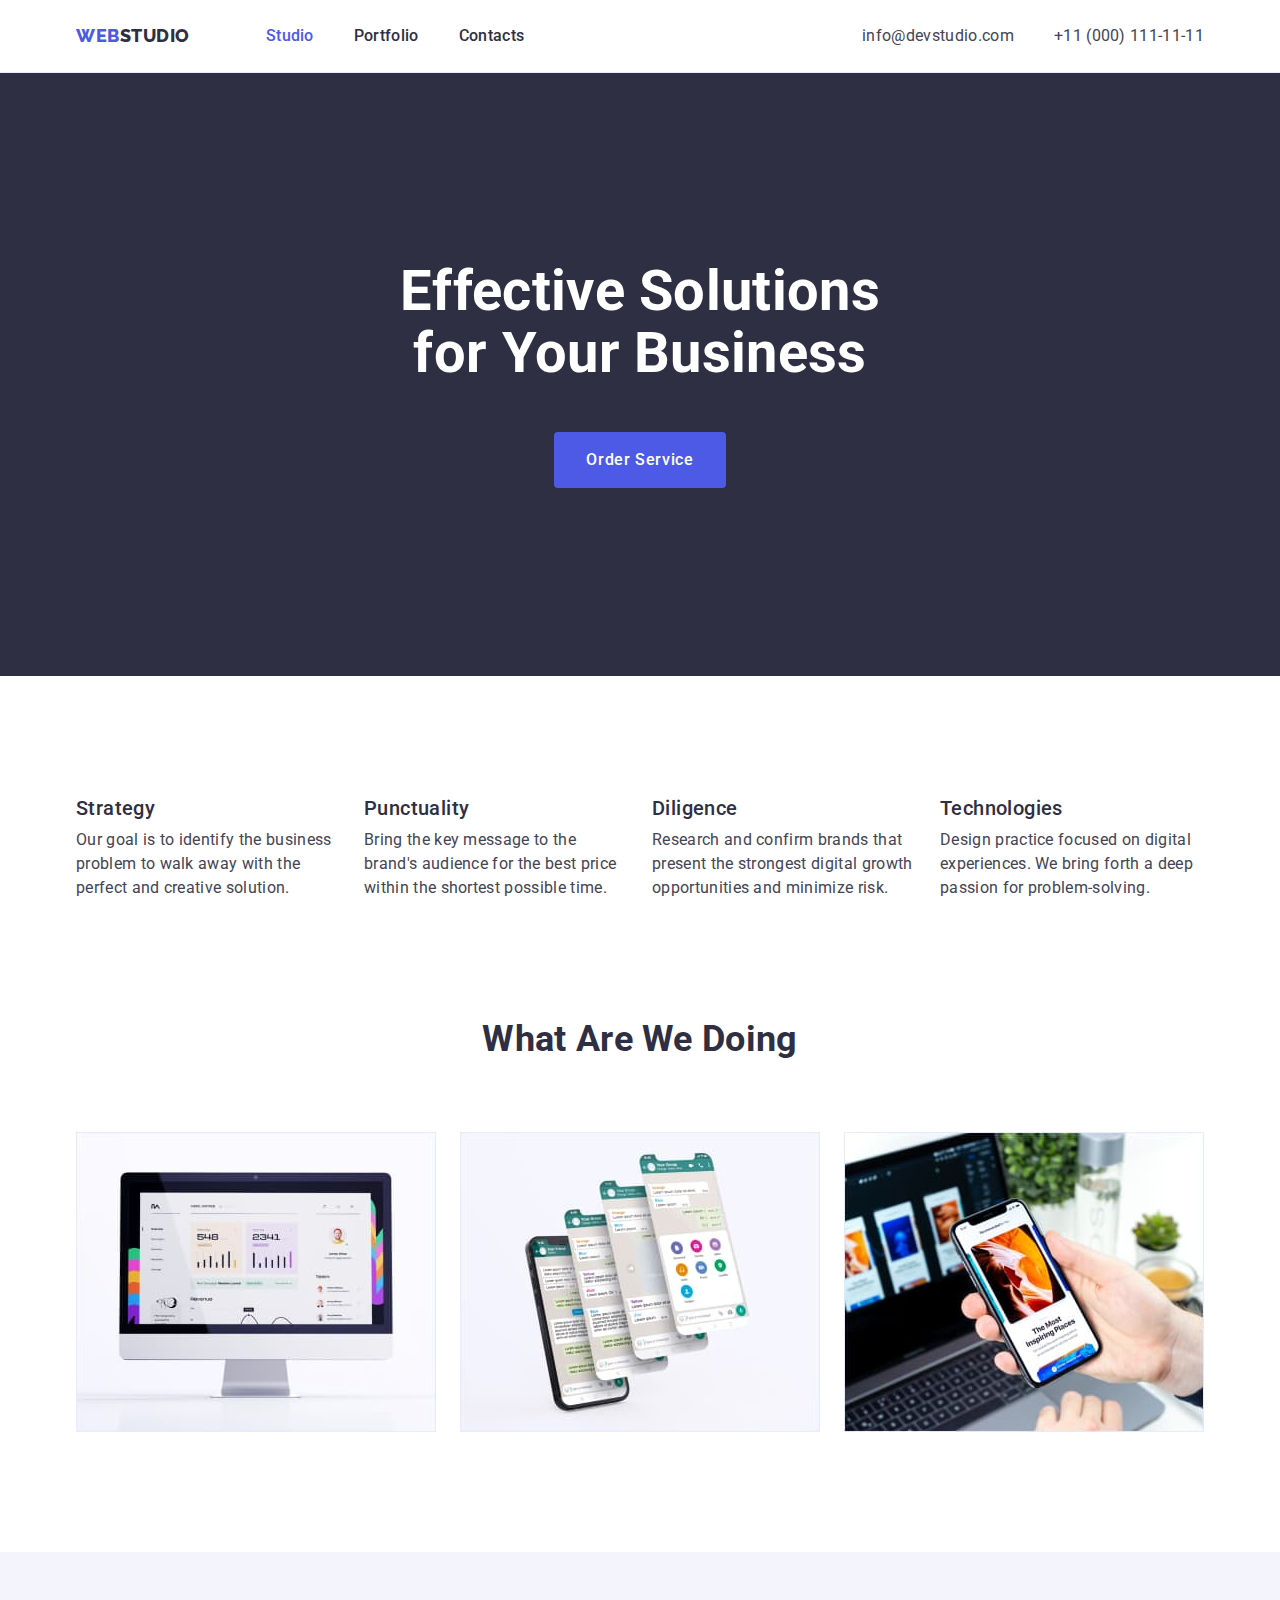
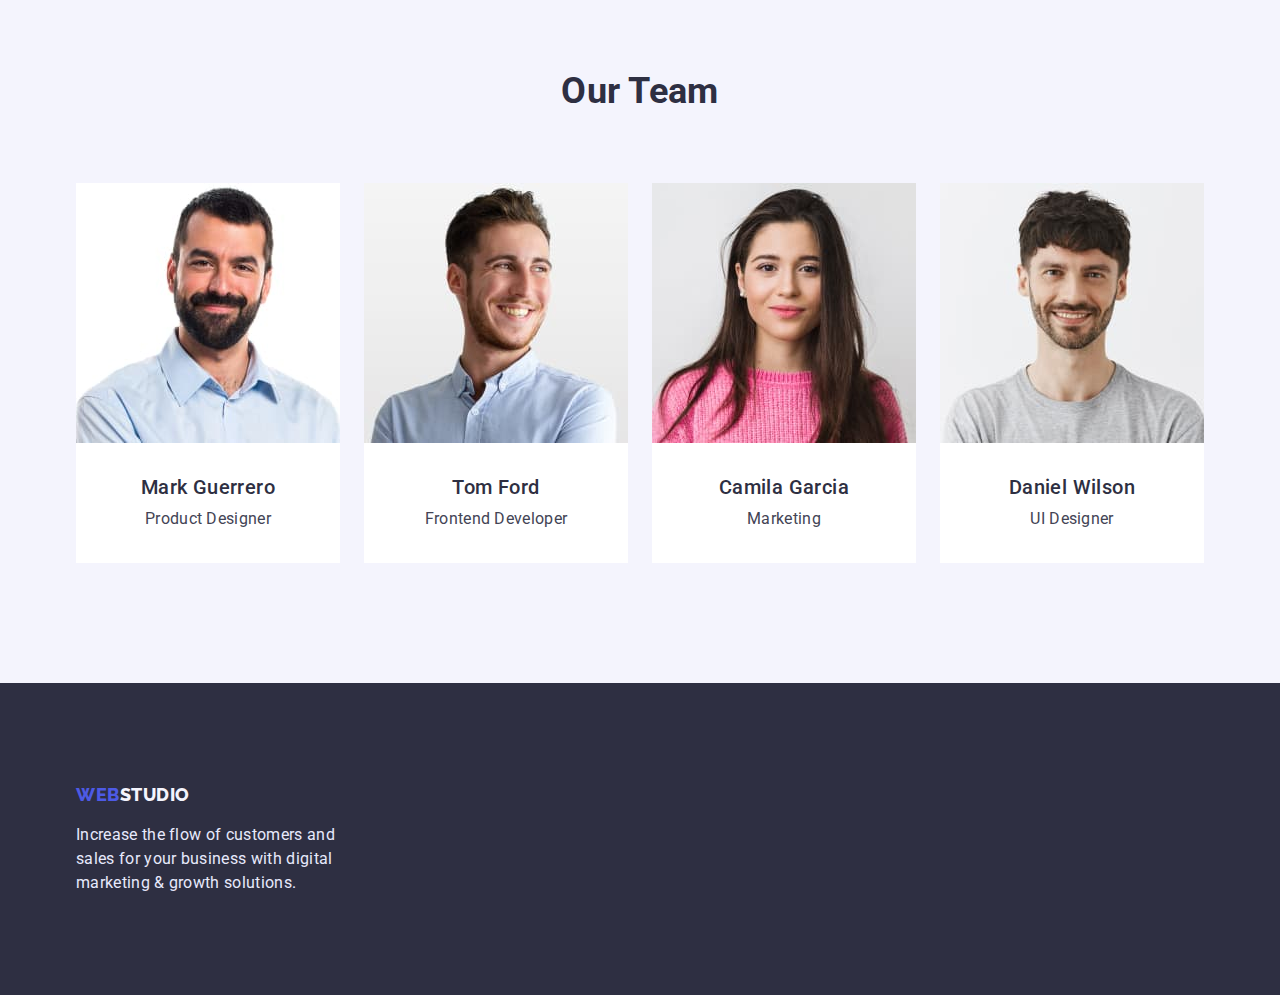
<file: index.html>
<!DOCTYPE html>
<html lang="en">
  <head>
    <meta charset="UTF-8" />
    <meta http-equiv="X-UA-Compatible" content="IE=edge" />
    <meta name="viewport" content="width=device-width, initial-scale=1.0" />
    <title>Студия</title>
    <!-- <link rel= "preconnect"> просит браузер заранее подключиться к домену, когда вы хотите ускорить установку соединения в будущем. -->

    <link rel="preconnect" href="https://fonts.googleapis.com" />
    <link rel="preconnect" href="https://fonts.gstatic.com" crossorigin />
    <link
      href="https://fonts.googleapis.com/css2?family=Raleway:wght@800&family=Roboto:wght@400;500;700&display=swap"
      rel="stylesheet"
    />
    <link
      rel="stylesheet"
      href="https://cdnjs.cloudflare.com/ajax/libs/modern-normalize/1.1.0/modern-normalize.min.css"
    />

    <link rel="stylesheet" href="./css/style.css" />
  </head>

  <body>
    <header class="header">
      <div class="conteiner header-flex">
        <a class="logo link" href="./index.html">
          <span class="accent">web</span>studio
        </a>

        <nav class="nav">
          <ul class="nav-list list">
            <li class="list-item">
              <a class="nav-link this-page link" href="./index.html">Studio</a>
            </li>
            <li class="list-item">
              <a class="nav-link link" href="./portfolio.html">Portfolio</a>
            </li>
            <li class="list-item">
              <a class="nav-link link" href="">Contacts</a>
            </li>
          </ul>
        </nav>

        <address class="contacts">
          <ul class="contacts-list list">
            <li class="list-item">
              <a class="contact-link link" href="mailto:info@devstudio.com"
                >info@devstudio.com</a
              >
            </li>
            <li class="list-item">
              <a class="contact-link link" href="tel:+110001111111"
                >+11 (000) 111-11-11</a
              >
            </li>
          </ul>
        </address>
      </div>
    </header>
    <main>
      <section class="hero">
        <div class="conteiner">
          <h1 class="hero-title">Effective Solutions<br />for Your Business</h1>
          <button class="hero-btn btn" type="button">Order Service</button>
        </div>
      </section>

      <section class="advantages section">
        <div class="conteiner">
          <h2 class="advantages-title" hidden>our advantages</h2>
          <ul class="advantages-list list">
            <li class="list-item">
              <h3 class="advantages-subtitle subtitle-20">Strategy</h3>
              <p class="advantages-text">
                Our goal is to identify the business problem to walk away with
                the perfect and creative solution.
              </p>
            </li>
            <li class="list-item">
              <h3 class="advantages-subtitle subtitle-20">Punctuality</h3>
              <p class="advantages-text">
                Bring the key message to the brand's audience for the best price
                within the shortest possible time.
              </p>
            </li>
            <li class="list-item">
              <h3 class="advantages-subtitle subtitle-20">Diligence</h3>
              <p class="advantages-text">
                Research and confirm brands that present the strongest digital
                growth opportunities and minimize risk.
              </p>
            </li>
            <li class="list-item">
              <h3 class="advantages-subtitle subtitle-20">Technologies</h3>
              <p class="advantages-text">
                Design practice focused on digital experiences. We bring forth a
                deep passion for problem-solving.
              </p>
            </li>
          </ul>
        </div>
      </section>

      <section class="work section">
        <div class="conteiner">
          <h2 class="work-title">what are we doing</h2>
          <ul class="work-list list">
            <li class="list-item">
              <img
                class="work-img"
                src="./images/service-1.jpg"
                alt="computer"
                width="360"
                height="300"
              />
            </li>
            <li class="list-item">
              <img
                class="work-img"
                src="./images/service-2.jpg"
                alt="chat"
                width="360"
                height="300"
              />
            </li>
            <li class="list-item">
              <img
                class="work-img"
                src="./images/service-3.jpg"
                alt="phone"
                width="360"
                height="300"
              />
            </li>
          </ul>
        </div>
      </section>

      <section class="team section">
        <div class="conteiner">
          <h2 class="team-title">Our Team</h2>
          <ul class="team-cards list">
            <li class="team-card">
              <img
                class="team-img"
                src="./images/product-designer.jpg"
                alt="Product Designer"
                width="264"
                height="260"
              />
              <div class="card-wrapper">
                <h3 class="team-subtitle subtitle-20">Mark Guerrero</h3>
                <p class="team-text">Product Designer</p>
              </div>
            </li>
            <li class="team-card">
              <img
                class="team-img"
                src="./images/frontend-developer.jpg"
                alt="Frontend Developer"
                width="264"
                height="260"
              />
              <div class="card-wrapper">
                <h3 class="team-subtitle subtitle-20">Tom Ford</h3>
                <p class="team-text">Frontend Developer</p>
              </div>
            </li>
            <li class="team-card">
              <img
                class="team-img"
                src="./images/marketing.jpg"
                alt="Marketing"
                width="264"
                height="260"
              />
              <div class="card-wrapper">
                <h3 class="team-subtitle subtitle-20">Camila Garcia</h3>
                <p class="team-text">Marketing</p>
              </div>
            </li>
            <li class="team-card">
              <img
                class="team-img"
                src="./images/ui-designer.jpg"
                alt="UI Designer"
                width="264"
                height="260"
              />
              <div class="card-wrapper">
                <h3 class="team-subtitle subtitle-20">Daniel Wilson</h3>
                <p class="team-text">UI Designer</p>
              </div>
            </li>
          </ul>
        </div>
      </section>
    </main>

    <footer class="footer">
      <div class="conteiner">
        <a class="logo cloud-color link" href="./index.html">
          <span class="accent">web</span>studio
        </a>
        <p class="footer-text">
          Increase the flow of customers and sales for your business with
          digital marketing & growth solutions.
        </p>
      </div>
    </footer>
  </body>
</html>
</file>
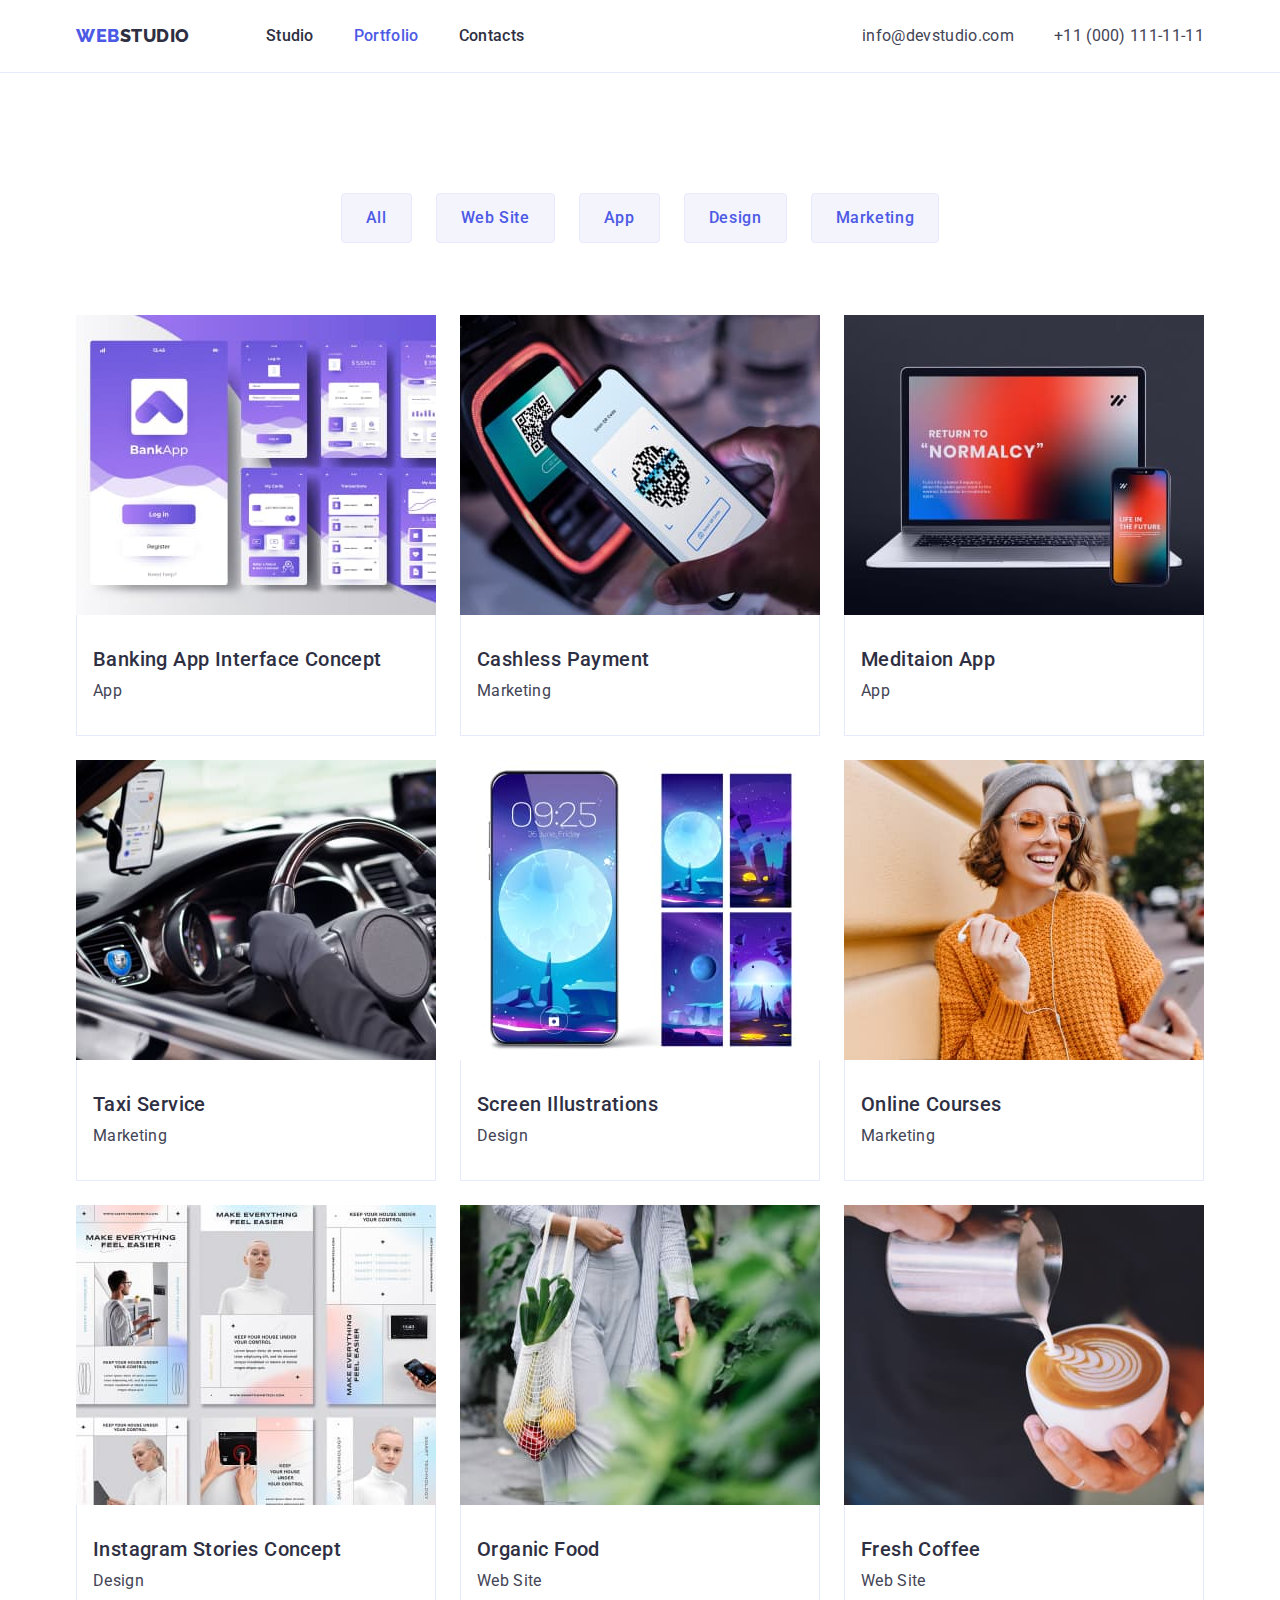
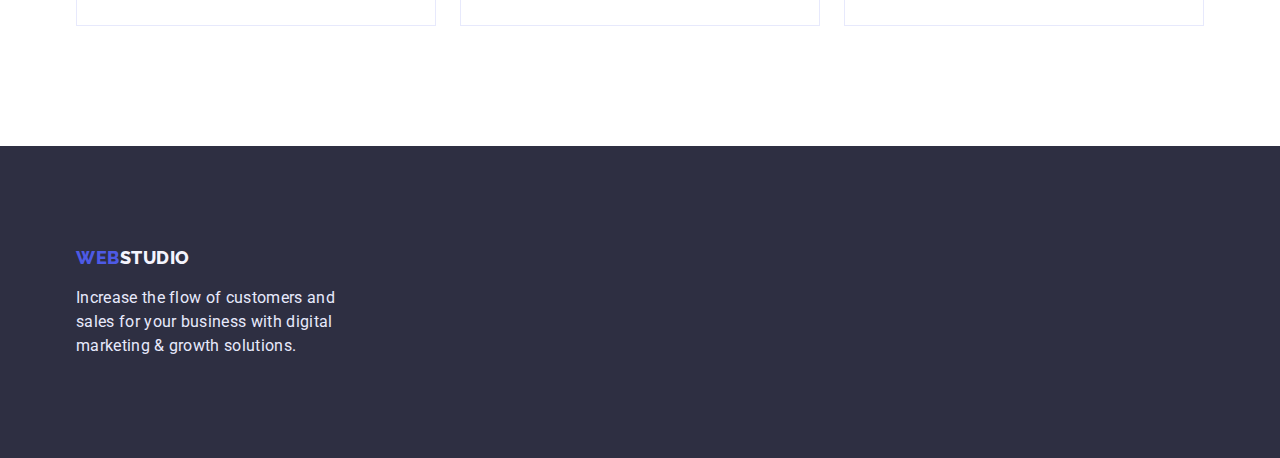
<file: portfolio.html>
<!DOCTYPE html>
<html lang="en">
  <head>
    <meta charset="UTF-8" />
    <meta http-equiv="X-UA-Compatible" content="IE=edge" />
    <meta name="viewport" content="width=device-width, initial-scale=1.0" />
    <title>Портфолио</title>
    <!-- <link rel= "preconnect"> просит браузер заранее подключиться к домену, когда вы хотите ускорить установку соединения в будущем. -->

    <link rel="preconnect" href="https://fonts.googleapis.com" />
    <link rel="preconnect" href="https://fonts.gstatic.com" crossorigin />
    <link
      href="https://fonts.googleapis.com/css2?family=Raleway:wght@800&family=Roboto:wght@400;500;700&display=swap"
      rel="stylesheet"
    />
    <link
      rel="stylesheet"
      href="https://cdnjs.cloudflare.com/ajax/libs/modern-normalize/1.1.0/modern-normalize.min.css"
    />
    <link rel="stylesheet" href="./css/style.css" />
  </head>
  <body>
    <header class="header">
      <div class="conteiner header-flex">
        <a class="logo link" href="./index.html">
          <span class="accent">web</span>studio
        </a>

        <nav class="nav">
          <ul class="nav-list list">
            <li class="list-item">
              <a class="nav-link link" href="./index.html">Studio</a>
            </li>
            <li class="list-item">
              <a class="nav-link this-page link" href="">Portfolio</a>
            </li>
            <li class="list-item">
              <a class="nav-link link" href="">Contacts</a>
            </li>
          </ul>
        </nav>

        <address class="contacts">
          <ul class="contacts-list list">
            <li class="list-item">
              <a class="contact-link link" href="mailto:info@devstudio.com"
                >info@devstudio.com</a
              >
            </li>
            <li class="list-item">
              <a class="contact-link link" href="tel:+110001111111"
                >+11 (000) 111-11-11</a
              >
            </li>
          </ul>
        </address>
      </div>
    </header>

    <main>
      <section class="section">
        <div class="conteiner">
          <h1 class="filter" hidden>filter</h1>

          <ul class="filter-list list">
            <li class="list-item">
              <button class="filter-btn btn" type="button">All</button>
            </li>
            <li class="list-item">
              <button class="filter-btn btn" type="button">Web Site</button>
            </li>
            <li><button class="filter-btn btn" type="button">App</button></li>
            <li class="list-item">
              <button class="filter-btn btn" type="button">Design</button>
            </li>
            <li class="list-item">
              <button class="filter-btn btn" type="button">Marketing</button>
            </li>
          </ul>

          <ul class="filter-cards list">
            <li class="filter-card">
              <img
                class="filter-img"
                src="./images/portfolio-1.jpg"
                alt="banking app concept"
                width="360"
                height="300"
              />
              <div class="border-wrapper">
                <h2 class="filter-title subtitle-20">
                  Banking App Interface Concept
                </h2>
                <p class="filter-text">App</p>
              </div>
            </li>
            <li class="filter-card">
              <img
                class="filter-img"
                src="./images/portfolio-2.jpg"
                alt="cashless payment"
                width="360"
                height="300"
              />
              <div class="border-wrapper">
                <h2 class="filter-title subtitle-20">Cashless Payment</h2>
                <p class="filter-text">Marketing</p>
              </div>
            </li>
            <li class="filter-card">
              <img
                class="filter-img"
                src="./images/portfolio-3.jpg"
                alt="meditaion app"
                width="360"
                height="300"
              />
              <div class="border-wrapper">
                <h2 class="filter-title subtitle-20">Meditaion App</h2>
                <p class="filter-text">App</p>
              </div>
            </li>
            <li class="filter-card">
              <img
                class="filter-img"
                src="./images/portfolio-4.jpg"
                alt="taxi service"
                width="360"
                height="300"
              />
              <div class="border-wrapper">
                <h2 class="filter-title subtitle-20">Taxi Service</h2>
                <p class="filter-text">Marketing</p>
              </div>
            </li>
            <li class="filter-card">
              <img
                class="filter-img"
                src="./images/portfolio-5.jpg"
                alt="screen illustrations"
                width="360"
                height="300"
              />
              <div class="border-wrapper">
                <h2 class="filter-title subtitle-20">Screen Illustrations</h2>
                <p class="filter-text">Design</p>
              </div>
            </li>
            <li class="filter-card">
              <img
                class="filter-img"
                src="./images/portfolio-6.jpg"
                alt="online courses"
                width="360"
                height="300"
              />
              <div class="border-wrapper">
                <h2 class="filter-title subtitle-20">Online Courses</h2>
                <p class="filter-text">Marketing</p>
              </div>
            </li>
            <li class="filter-card">
              <img
                class="filter-img"
                src="./images/portfolio-7.jpg"
                alt="instagram stories concept"
                width="360"
                height="300"
              />
              <div class="border-wrapper">
                <h2 class="filter-title subtitle-20">
                  Instagram Stories Concept
                </h2>
                <p class="filter-text">Design</p>
              </div>
            </li>
            <li class="filter-card">
              <img
                class="filter-img"
                src="./images/portfolio-8.jpg"
                alt="organic food"
                width="360"
                height="300"
              />
              <div class="border-wrapper">
                <h2 class="filter-title subtitle-20">Organic Food</h2>
                <p class="filter-text">Web Site</p>
              </div>
            </li>
            <li class="filter-card">
              <img
                class="filter-img"
                src="./images/portfolio-9.jpg"
                alt="fresh coffee"
                width="360"
                height="300"
              />
              <div class="border-wrapper">
                <h2 class="filter-title subtitle-20">Fresh Coffee</h2>
                <p class="filter-text">Web Site</p>
              </div>
            </li>
          </ul>
        </div>
      </section>
    </main>

    <footer class="footer">
      <div class="conteiner">
        <a class="logo cloud-color link" href="./index.html">
          <span class="accent">web</span>studio
        </a>
        <p class="footer-text">
          Increase the flow of customers and sales for your business with
          digital marketing & growth solutions.
        </p>
      </div>
    </footer>
  </body>
</html>
</file>
<file: css/style.css>
:root {
  --slate: #434455;
  --navy-blue: #2e2f42;
  --cloud: #f4f4fd;
  --white: #fff;
  --iris: #4d5ae5;
  --cornflower: #e7e9fc;
  --ocean: #404bbf;
}

body {
  font-family: 'Roboto', sans-serif;
  font-size: 16px;
  line-height: 1.5;
  letter-spacing: 0.02em;

  background-color: var(--white);
  color: var(--slate);
}

h1,
h2,
h3,
h4,
h5,
h6,
p,
ul {
  margin: 0;
  padding: 0;
}

/* common styles */
.conteiner {
  width: 1158px;
  padding: 0 15px;
  margin-right: auto;
  margin-left: auto;
}

.section {
  padding-top: 120px;
  padding-bottom: 120px;
}
.list {
  list-style: none;
}

.link {
  text-decoration: none;
}

.btn {
  font-family: inherit;
  font-weight: 500;
  font-size: inherit;
  line-height: inherit;
  letter-spacing: 0.04em;

  cursor: pointer;
}

/* --subtitle+fz20px-- */
.subtitle-20 {
  font-weight: 500;
  font-size: 20px;
  line-height: 1.2;
  letter-spacing: 0.02em;

  color: var(--navy-blue);
}

/* INDEX */

/* Header */

.header-flex {
  display: flex;
  align-items: center;
}
.header {
  border-bottom: 1px solid var(--cornflower);
}
.logo {
  font-family: 'Raleway', sans-serif;
  font-weight: 800;
  font-size: 18px;
  line-height: 1.33;
  letter-spacing: 0.03em;
  text-transform: uppercase;

  color: var(--navy-blue);
}
.accent {
  color: var(--iris);
}
.nav {
  margin-left: 76px;
}
.nav-list {
  display: flex;
  margin-bottom: 0;
  margin-top: 0;
}

.nav-list > .list-item + .list-item {
  margin-left: 40px;
}
.nav-link {
  display: inline-block;
  padding-top: 24px;
  padding-bottom: 24px;

  font-weight: 500;

  color: var(--navy-blue);
}
.nav-link:hover,
.nav-link:focus {
  color: var(--ocean);
}
.this-page {
  color: var(--iris);
}

.contacts {
  margin-left: auto;
}
.contacts-list {
  display: flex;
  margin-bottom: 0;
  margin-top: 0;
  padding: 0;
}

.contacts-list > .list-item + .list-item {
  margin-left: 40px;
}
.contact-link {
  padding-top: 24px;
  padding-bottom: 24px;

  font-style: normal;

  color: var(--slate);
}
.contact-link:hover,
.contact-link:focus {
  color: var(--ocean);
}

/* Main */

/* hero */
.hero {
  padding-top: 188px;
  padding-bottom: 188px;
  text-align: center;
  background-color: var(--navy-blue);
}

.hero-title {
  margin-bottom: 48px;

  text-align: center;
  font-size: 56px;
  line-height: 1.1;

  color: var(--white);
}
.hero-btn {
  padding: 16px 32px;
  border-radius: 4px;

  border: none;
  color: var(--white);
  background-color: var(--iris);
}
.hero-btn:hover,
.hero-btn:focus {
  background-color: var(--ocean);
}

/* advantages */

.advantages-title {
}
.advantages-list {
  display: flex;
  column-gap: 24px;
}
.advantages-list > .list-item {
  width: 264px;
}
.advantages-subtitle {
  margin-bottom: 8px;
}
.advantages-text {
}

/* work */
.work {
  padding-top: 0;
}
.team-title,
.work-title {
  margin-bottom: 72px;

  font-size: 36px;
  line-height: 1.1;
  text-align: center;
  text-transform: capitalize;

  color: var(--navy-blue);
}
.work-list {
  display: flex;
  column-gap: 24px;
}
.work-img {
  display: block;
  max-width: 100%;
  height: auto;
}

/* team */
.team {
  background-color: var(--cloud);
}
.team-title {
}
.team-cards {
  display: flex;
  column-gap: 24px;
}
.team-card {
  border-radius: 0px 0px 4px 4px;

  text-align: center;

  background-color: var(--white);
}

.team-card > .card-wrapper {
  padding-top: 32px;
  padding-bottom: 32px;

  background-color: var(--white);
}

.team-img {
  display: block;
  max-width: 100%;
  height: auto;
}
.team-subtitle {
  margin-bottom: 8px;
}

.team-text {
}

/* Footer */
.footer {
  padding-top: 100px;
  padding-bottom: 100px;
  background-color: var(--navy-blue);
}
.cloud-color {
  display: inline-block;
  margin-bottom: 16px;

  color: var(--cloud);
}
.footer-text {
  width: 264px;

  color: var(--cornflower);
}

/* PORTFOLIO */

/* Main */

.filter-list {
  display: flex;
  justify-content: center;
  margin-bottom: 72px;
  column-gap: 24px;
}
.filter-list > .list-item {
}

.filter-btn {
  display: inline-block;
  padding: 12px 24px;
  border: 1px solid #e7e9fc;
  border-radius: 4px;

  color: var(--iris);
  background-color: var(--cloud);
}

.filter-btn:hover,
.filter-btn:focus {
  color: var(--white);
  background-color: var(--ocean);
}

.filter-cards {
  display: flex;
  flex-wrap: wrap;
  gap: 24px;
}
.filter-card {
}
.filter-img {
  display: block;
  max-width: 100%;
  height: auto;
}
.filter-title {
  margin-bottom: 8px;
}

.filter-text {
}
.border-wrapper {
  padding-top: 32px;
  padding-bottom: 32px;
  padding-left: 16px;

  border: 1px solid var(--cornflower);
  border-top: none;

  background-color: var(--white);
}
</file>
